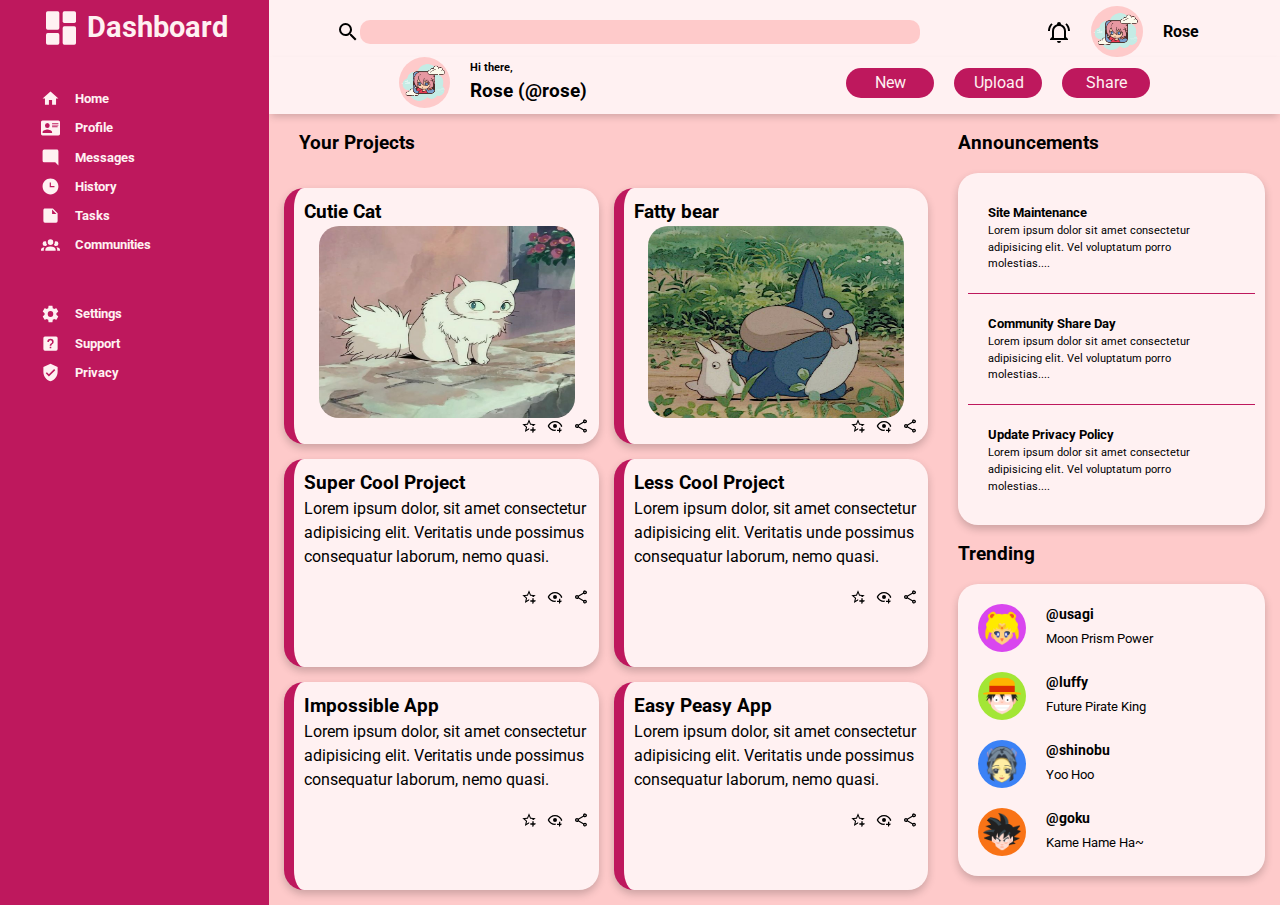
<file: index.html>
<!DOCTYPE html>
<html lang="en">

<head>
    <meta charset="UTF-8">
    <meta name="viewport" content="width=device-width, initial-scale=1.0">
    <link rel="stylesheet" href="./css/main.css">
    <title>Admin Dashboard</title>
</head>

<body>
    <div class="container">
        <div class="section1">
            <div class="section1__search">
                <img src="./imgs/magnify.svg" alt="">
                <input type="text">
            </div>
            <div class="section1__user">
                <img class="bell" src="./imgs/bell-ring-outline.svg" alt="">
                <img class="icon" src="./imgs/icon.png" alt="">
                <p>Rose</p>
            </div>
        </div> <!--end of sec1-->
        <div class="section2">
            <div class="section2__user">
                <img src="./imgs/icon.png" alt="">
                <p>Hi there,</p>
                <h2>Rose (@rose) </h2>
            </div>
            <nav class="section2__nav">
                <ul>
                    <li> <a href="nothing.html">New</a></li>
                    <li> <a href="nothing.html">Upload</a></li>
                    <li> <a href="nothing.html">Share</a></li>
                </ul>
            </nav>
        </div> <!--end of sec2-->
        <div class="section3">
            <div class="section3__logo">
                <img src="./imgs/dashboard-tile-solid-svgrepo-com.svg" alt="">
                <h1>Dashboard</h1>
            </div>
            <nav class="section3__icons">
                <ul>
                    <li>
                        <img src="./imgs/home.svg" alt="">
                        <p>Home</p>
                    </li>
                    <li>
                        <img src="./imgs/card-account-details.svg" alt="">
                        <p>Profile</p>
                    </li>
                    <li>
                        <img src="./imgs/message-reply.svg" alt="">
                        <p>Messages</p>
                    </li>
                    <li>
                        <img src="./imgs/clock-time-three.svg" alt="">
                        <p>History</p>
                    </li>
                    <li>
                        <img src="./imgs/note.svg" alt="">
                        <p>Tasks</p>
                    </li>
                    <li>
                        <img src="./imgs/account-group.svg" alt="">
                        <p>Communities</p>
                    </li>
                </ul>
            </nav>
            <nav class="section3__icons">
                <ul>
                    <li>
                        <img src="./imgs/cog.svg" alt="">
                        <p>Settings</p>
                    </li>
                    <li>
                        <img src="./imgs/help-box.svg" alt="">
                        <p>Support</p>
                    </li>
                    <li>
                        <img src="./imgs/shield-check.svg" alt="">
                        <p>Privacy</p>
                    </li>
                </ul>
            </nav>
        </div> <!--end of sec3-->
        <div class="section4">
            <h2>Your Projects</h2>
            <div class="img-card">
                <h3>Cutie Cat</h3>
                <img src="./imgs/3.jpg" alt="">
                <div class="">
                    <img src="./imgs/star-plus-outline.svg" alt="">
                    <img src="./imgs/eye-plus-outline.svg" alt="">
                    <img src="./imgs/share-variant-outline.svg" alt="">
                </div>
            </div>
            <div class="img-card">
                <h3>Fatty bear</h3>
                <img src="./imgs/1.jpg" alt="">
                <div class="">
                    <img src="./imgs/star-plus-outline.svg" alt="">
                    <img src="./imgs/eye-plus-outline.svg" alt="">
                    <img src="./imgs/share-variant-outline.svg" alt="">
                </div>
            </div>
            <div class="card">
                <h3>Super Cool Project</h3>
                <p>Lorem ipsum dolor, sit amet consectetur adipisicing elit. Veritatis unde possimus consequatur
                    laborum, nemo quasi.</p>
                <div class="">
                    <img src="./imgs/star-plus-outline.svg" alt="">
                    <img src="./imgs/eye-plus-outline.svg" alt="">
                    <img src="./imgs/share-variant-outline.svg" alt="">
                </div>
            </div>
            <div class="card">
                <h3>Less Cool Project</h3>
                <p>Lorem ipsum dolor, sit amet consectetur adipisicing elit. Veritatis unde possimus consequatur
                    laborum, nemo quasi.</p>
                <div class="">
                    <img src="./imgs/star-plus-outline.svg" alt="">
                    <img src="./imgs/eye-plus-outline.svg" alt="">
                    <img src="./imgs/share-variant-outline.svg" alt="">
                </div>
            </div>
            <div class="card">
                <h3>Impossible App</h3>
                <p>Lorem ipsum dolor, sit amet consectetur adipisicing elit. Veritatis unde possimus consequatur
                    laborum, nemo quasi.</p>
                <div class="">
                    <img src="./imgs/star-plus-outline.svg" alt="">
                    <img src="./imgs/eye-plus-outline.svg" alt="">
                    <img src="./imgs/share-variant-outline.svg" alt="">
                </div>
            </div>
            <div class="card">
                <h3>Easy Peasy App</h3>
                <p>Lorem ipsum dolor, sit amet consectetur adipisicing elit. Veritatis unde possimus consequatur
                    laborum, nemo quasi.</p>
                <div class="">
                    <img src="./imgs/star-plus-outline.svg" alt="">
                    <img src="./imgs/eye-plus-outline.svg" alt="">
                    <img src="./imgs/share-variant-outline.svg" alt="">
                </div>
            </div>
        </div> <!--end of sec4-->
        <div class="section5">
            <h2>Announcements</h2>
            <div class="section5__ann">
                <div>
                    <h3>Site Maintenance</h3>
                    <p>Lorem ipsum dolor sit amet consectetur adipisicing elit. Vel voluptatum porro molestias....
                    </p>
                </div>
                <div>
                    <h3>Community Share Day</h3>
                    <p>Lorem ipsum dolor sit amet consectetur adipisicing elit. Vel voluptatum porro molestias....
                    </p>
                </div>
                <div>
                    <h3>Update Privacy Policy</h3>
                    <p>Lorem ipsum dolor sit amet consectetur adipisicing elit. Vel voluptatum porro molestias....
                    </p>
                </div>
            </div>
            <h2>Trending</h2>
            <div class="section5__trend">
                <div>
                    <img src="./imgs/usagi.png" alt="">
                    <h3>@usagi</h3>
                    <p>Moon Prism Power</p>
                </div>
                <div>
                    <img src="./imgs/luffy.png" alt="">
                    <h3>@luffy</h3>
                    <p>Future Pirate King</p>
                </div>
                <div>
                    <img src="imgs/shinobu.png" alt="">
                    <h3>@shinobu</h3>
                    <p>Yoo Hoo</p>
                </div>
                <div>
                    <img src="./imgs/goku.png" alt="">
                    <h3>@goku</h3>
                    <p>Kame Hame Ha~</p>
                </div>
            </div>

        </div> <!--end of sec5-->
    </div>
</body>

</html>
</file>
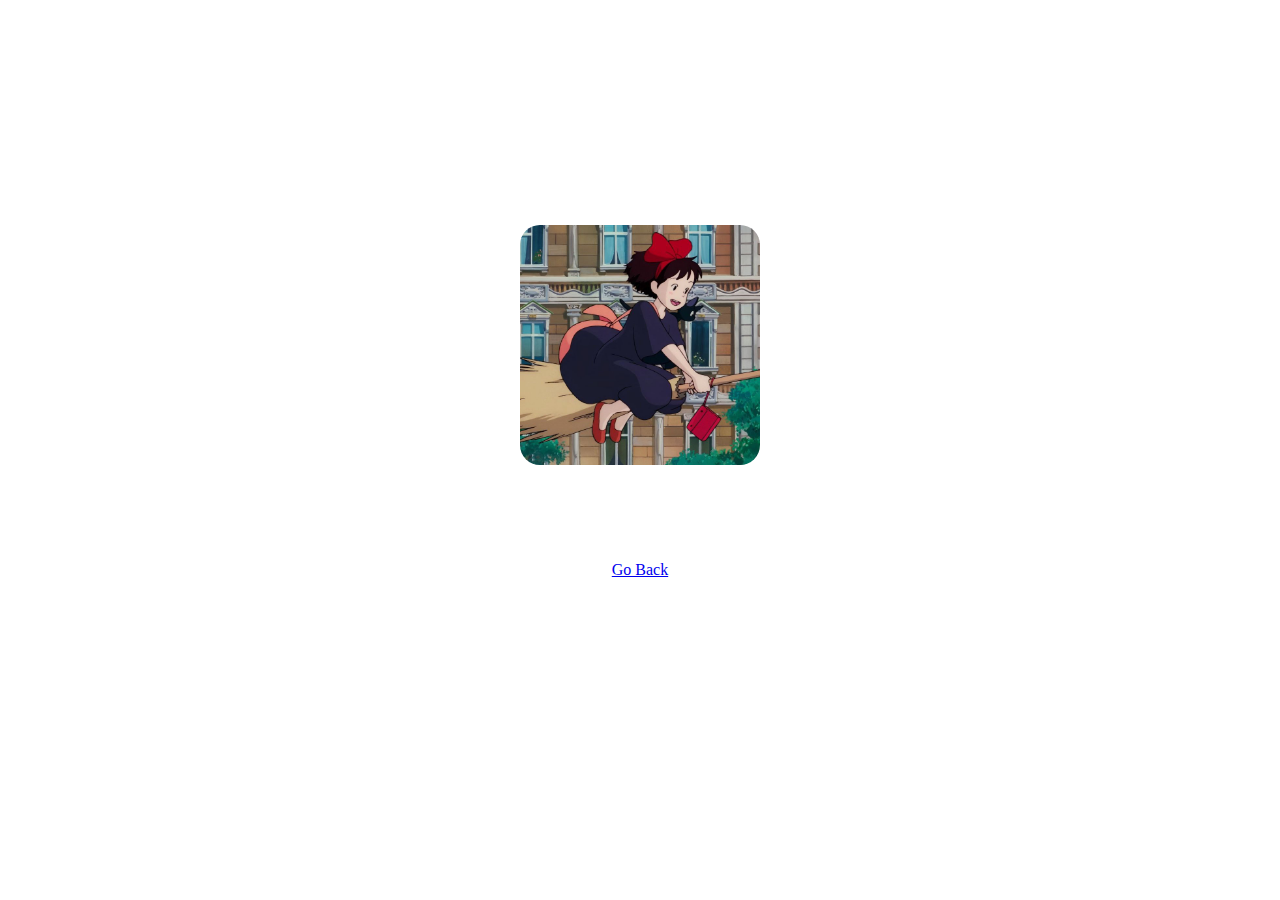
<file: nothing.html>
<!DOCTYPE html>
<html lang="en">

<head>
    <meta charset="UTF-8">
    <meta name="viewport" content="width=device-width, initial-scale=1.0">
    <title>Empty page</title>
    <link rel="stylesheet" href="">
    <style>
        body,
        html {
            margin: 0;
            padding: 0;
            box-sizing: border-box;
            height: 100vh;
            display: grid;
            justify-items: center;
            align-items: center;
        }

        .container {
            height: 50%;
            display: grid;
            justify-items: center;
            text-align: center;
        }

        img {
            width: 15rem;
            height: 15rem;
            border-radius: 20px;
        }
    </style>
</head>

<body>
    <div class="container">
        <img src="./imgs/2.jpg" alt="">
        <a href="index.html">Go Back</a>
    </div>
</body>

</html>
</file>
<file: css/main.css>
/*
  Josh's Custom CSS Reset
  https://www.joshwcomeau.com/css/custom-css-reset/
*/
@import url("https://fonts.googleapis.com/css2?family=Roboto:ital,wght@0,100;0,300;0,400;0,500;0,700;0,900;1,100;1,300;1,400;1,500;1,700;1,900&display=swap");
*,
*::before,
*::after {
  box-sizing: border-box;
}

* {
  margin: 0;
}

body {
  line-height: 1.5;
  -webkit-font-smoothing: antialiased;
}

img,
picture,
video,
canvas,
svg {
  display: block;
  max-width: 100%;
}

input,
button,
textarea,
select {
  font: inherit;
}

p,
h1,
h2,
h3,
h4,
h5,
h6 {
  overflow-wrap: break-word;
}

#root,
#__next {
  isolation: isolate;
}

* {
  box-sizing: border-box;
  margin: 0;
  padding: 0;
}

body,
html {
  height: 100%;
  margin: 0;
}

body {
  font-family: "Roboto", sans-serif;
  background-color: #fecaca;
}

.container {
  display: grid;
  grid-template-columns: 0.8fr 2fr 1fr;
  grid-template-rows: 0.2fr 0.2fr auto;
  height: 100vh;
}
.container .section1 {
  grid-column: 2/4;
  grid-row: 1/2;
  display: grid;
  grid-template-columns: repeat(2, auto);
  background-color: #fff1f2;
  padding: 6px 6px 0 6px;
}
.container .section1__search {
  display: grid;
  grid-template-columns: auto auto;
  align-items: center;
}
.container .section1__search img {
  justify-self: end;
  width: 1.5rem;
  height: 1.5rem;
}
.container .section1__search input {
  width: 35rem;
  border-radius: 10px;
  border: none;
  background-color: #fecaca;
}
.container .section1__user {
  display: grid;
  grid-template-columns: repeat(3, 1fr);
  align-items: center;
  justify-items: end;
  justify-content: center;
  padding-right: 20px;
}
.container .section1__user .bell {
  width: 1.5rem;
  height: 1.5rem;
  justify-self: end;
  border-radius: 50%;
}
.container .section1__user .bell:hover {
  background-color: #fecaca;
  width: 1.6rem;
  height: 1.6rem;
}
.container .section1__user .icon {
  width: 3.2rem;
  height: 3.2rem;
  justify-self: center;
  border-radius: 50%;
  background-color: #fecaca;
}
.container .section1__user .icon:hover {
  background-color: #ec4899;
}
.container .section1__user p {
  justify-self: start;
  font-weight: bold;
}
.container .section1__user p:hover {
  font-size: 1.12rem;
}
.container .section2 {
  grid-column: 2/4;
  grid-row: 2/3;
  display: grid;
  grid-template-columns: repeat(2, auto);
  background-color: #fff1f2;
  padding-bottom: 6px;
  box-shadow: 0 4px 8px -2px rgba(0, 0, 0, 0.2);
}
.container .section2__user {
  display: grid;
  grid-template-columns: repeat(2, auto);
  grid-template-rows: repeat(2, auto);
  justify-content: center;
  align-items: center;
  -moz-column-gap: 20px;
       column-gap: 20px;
  font-family: "Roboto", sans-serif;
}
.container .section2__user img {
  grid-column: 1/2;
  grid-row: 1/3;
  width: 3.2rem;
  height: 3.2rem;
  border-radius: 50%;
  background-color: #fecaca;
}
.container .section2__user img:hover {
  background-color: #ec4899;
}
.container .section2__user p {
  grid-column: 2/3;
  grid-row: 1/2;
  font-size: 0.7rem;
  align-self: end;
  font-weight: bold;
}
.container .section2__user h2 {
  grid-column: 2/3;
  grid-row: 2/3;
  align-self: start;
  font-size: 1.2rem;
}
.container .section2__nav {
  display: grid;
  justify-content: center;
}
.container .section2__nav ul {
  display: grid;
  grid-template-columns: repeat(3, 1fr);
  justify-content: center;
  align-items: center;
  justify-items: center;
  gap: 20px;
}
.container .section2__nav ul li {
  background-color: #be185d;
  padding: 3px 20px;
  border-radius: 15px;
  list-style-type: none;
  width: 5.5rem;
  text-align: center;
}
.container .section2__nav ul li:hover {
  background-color: #fecaca;
  box-shadow: 0 4px 8px rgba(0, 0, 0, 0.2);
}
.container .section2__nav ul li:active {
  background-color: #a71552;
  transform: scale(0.95);
}
.container .section2__nav ul li a {
  text-decoration: none;
  color: #fff1f2;
}
.container .section2__nav ul li a:hover {
  color: #be185d;
}
.container .section3 {
  grid-column: 1/2;
  grid-row: 1/4;
  padding: 6px 16px;
  display: grid;
  grid-template-rows: repeat(2, auto) 1fr;
  justify-content: center;
  row-gap: 40px;
  background-color: #be185d;
  color: #fff1f2;
}
.container .section3__logo {
  display: grid;
  grid-template-columns: repeat(2, auto);
  place-items: center;
  -moz-column-gap: 6px;
       column-gap: 6px;
}
.container .section3__logo img {
  width: 2.5rem;
  height: 2.5rem;
  filter: brightness(0) saturate(100%) invert(99%) sepia(99%) saturate(311%) hue-rotate(289deg) brightness(101%) contrast(101%);
}
.container .section3__logo h1 {
  font-size: 1.8rem;
}
.container .section3__icons ul li {
  list-style-type: none;
  display: flex;
  flex-direction: row;
  align-items: center;
  gap: 15px;
  padding-bottom: 10px;
}
.container .section3__icons ul li:hover {
  box-shadow: 0 4px 8px rgba(0, 0, 0, 0.2);
}
.container .section3__icons ul li:active {
  transform: scale(0.98);
  box-shadow: 0 2px 4px rgba(0, 0, 0, 0.2);
}
.container .section3__icons ul li img {
  width: 1.2rem;
  height: 1.2rem;
  filter: brightness(0) saturate(100%) invert(99%) sepia(99%) saturate(311%) hue-rotate(289deg) brightness(101%) contrast(101%);
}
.container .section3__icons ul li p {
  font-size: 0.8rem;
  font-weight: bold;
}
.container .section4 {
  grid-column: 2/3;
  grid-row: 3/4;
  display: grid;
  grid-template-columns: repeat(2, minmax(150px, 1fr));
  grid-auto-rows: max-content;
  gap: 15px;
  padding: 0 15px 15px 15px;
}
.container .section4 h2 {
  grid-column: 1/3;
  font-size: 1.2rem;
  padding: 15px;
}
.container .section4 .card, .container .section4 .img-card {
  background-color: #fff1f2;
  border-radius: 20px;
  padding: 10px;
  box-shadow: 0 4px 8px rgba(0, 0, 0, 0.2);
  height: 13rem;
  border-left: solid 10px #be185d;
}
.container .section4 .card:hover, .container .section4 .img-card:hover {
  transform: scale(1.009);
  border-color: #ec4899;
}
.container .section4 .card p, .container .section4 .img-card p {
  padding-bottom: 20px;
}
.container .section4 .card div, .container .section4 .img-card div {
  display: grid;
  grid-template-columns: repeat(3, auto);
  justify-content: end;
  align-items: end;
  gap: 10px;
}
.container .section4 .card div img, .container .section4 .img-card div img {
  width: 1rem;
  height: 1rem;
  border-radius: 50%;
}
.container .section4 .card div img:hover, .container .section4 .img-card div img:hover {
  background-color: #fecaca;
}
.container .section4 .img-card {
  height: 16rem;
  display: grid;
}
.container .section4 .img-card img {
  width: 16rem;
  height: 12rem;
  justify-self: center;
  border-radius: 20px;
}
.container .section5 {
  grid-column: 3/4;
  grid-row: 3/4;
  display: grid;
  grid-auto-rows: max-content;
  gap: 15px;
  padding: 15px;
}
.container .section5 h2 {
  font-size: 1.2rem;
}
.container .section5__ann {
  background-color: #fff1f2;
  border-radius: 20px;
  padding: 10px;
  box-shadow: 0 4px 8px rgba(0, 0, 0, 0.2);
}
.container .section5__ann:hover {
  transform: scale(1.009);
}
.container .section5__ann div {
  padding: 20px;
  font-size: 0.7rem;
}
.container .section5__ann div:nth-of-type(2) {
  border-top: 1px solid #be185d;
  border-bottom: 1px solid #be185d;
}
.container .section5__trend {
  background-color: #fff1f2;
  border-radius: 20px;
  padding: 10px;
  box-shadow: 0 4px 8px rgba(0, 0, 0, 0.2);
}
.container .section5__trend:hover {
  transform: scale(1.009);
}
.container .section5__trend div {
  display: grid;
  grid-template-columns: repeat(2, max-content);
  grid-template-rows: repeat(2, max-content);
  -moz-column-gap: 20px;
       column-gap: 20px;
  padding: 10px;
}
.container .section5__trend div img {
  grid-row: 1/3;
  width: 3rem;
  height: 3rem;
  border-radius: 50%;
  padding: 5px;
}
.container .section5__trend div h3 {
  font-size: 0.9rem;
  align-items: end;
}
.container .section5__trend div p {
  font-size: 0.8rem;
  align-items: start;
}
.container .section5__trend div:nth-of-type(1) img {
  background-color: #d946ef;
}
.container .section5__trend div:nth-of-type(1) img:hover {
  background-color: #ec4899;
}
.container .section5__trend div:nth-of-type(2) img {
  background-color: #a3e635;
}
.container .section5__trend div:nth-of-type(2) img:hover {
  background-color: #ec4899;
}
.container .section5__trend div:nth-of-type(3) img {
  background-color: #3b82f6;
}
.container .section5__trend div:nth-of-type(3) img:hover {
  background-color: #ec4899;
}
.container .section5__trend div:nth-of-type(4) img {
  background-color: #f97316;
}
.container .section5__trend div:nth-of-type(4) img:hover {
  background-color: #ec4899;
}/*# sourceMappingURL=main.css.map */
</file>
